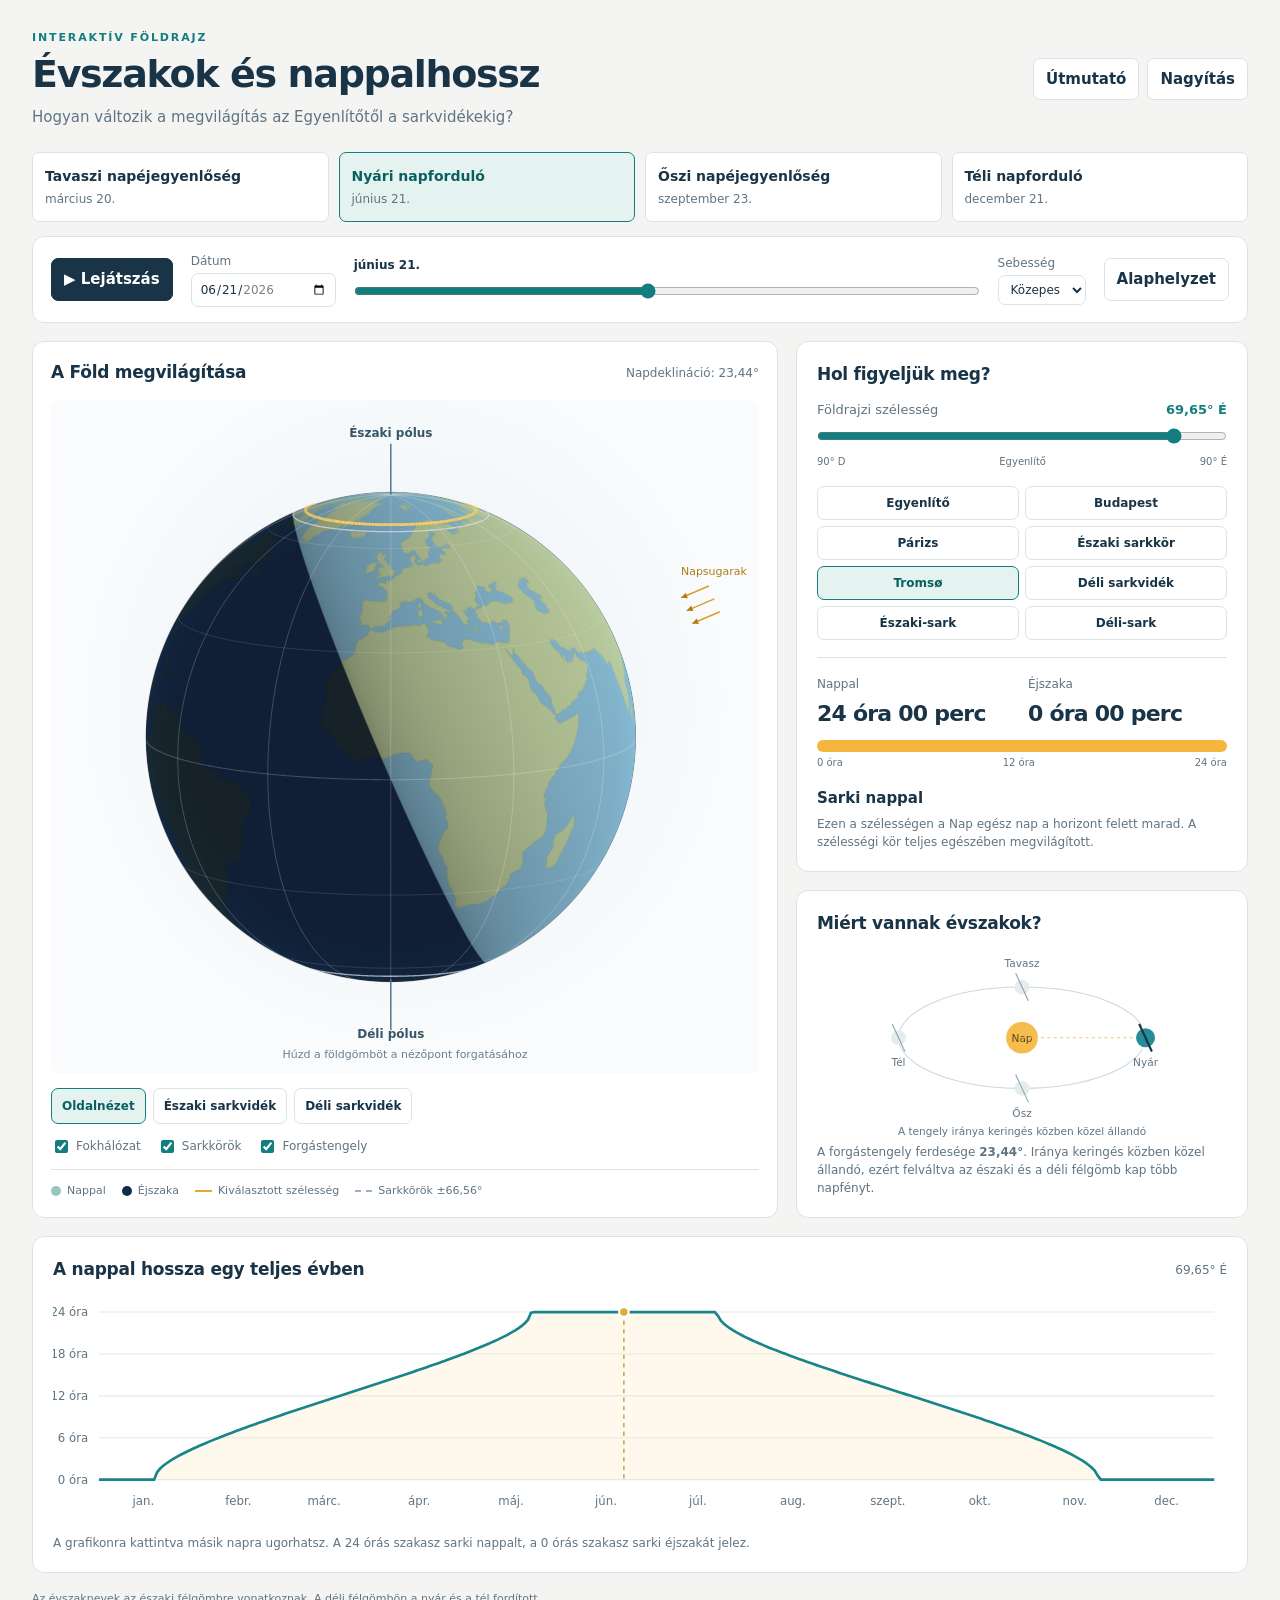
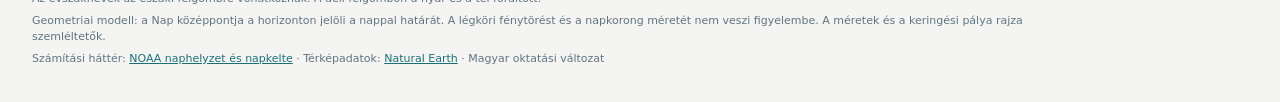
<file: index.html>
<!doctype html>
<html lang="hu">
<head>
<meta charset="utf-8"><meta name="viewport" content="width=device-width,initial-scale=1">
<meta name="description" content="Évszakok és nappalhossz a Földön. Forgatható földgömb, helyes megvilágítás, sarki nappal és sarki éjszaka.">
<link rel="icon" href="data:,"><title>Évszakok és nappalhossz</title><link rel="stylesheet" href="style.css">
</head>
<body>
<main>
 <header><div><p class="eyebrow">INTERAKTÍV FÖLDRAJZ</p><h1>Évszakok és nappalhossz</h1><p class="intro">Hogyan változik a megvilágítás az Egyenlítőtől a sarkvidékekig?</p></div><div class="header-actions"><button id="helpButton">Útmutató</button><button id="fullscreen">Nagyítás</button></div></header>
 <nav class="seasons" aria-label="Az északi félgömb évszakai"></nav>
 <section class="timeline panel" aria-label="Idő beállítása">
  <button id="play" class="primary" aria-pressed="false">▶ Lejátszás</button>
  <label class="date-control">Dátum <input type="date" id="date" min="2026-01-01" max="2026-12-31"></label>
  <label class="day-control"><span id="dateText"></span><input type="range" id="day" min="0" max="364.999" step="0.001" aria-label="Nap az évben"></label>
  <label>Sebesség <select id="speed"><option value="3">Lassú</option><option value="12" selected>Közepes</option><option value="35">Gyors</option></select></label><button id="reset">Alaphelyzet</button>
 </section>
 <div class="workspace">
  <section class="panel globe-panel">
   <div class="panel-heading"><h2>A Föld megvilágítása</h2><span id="declination"></span></div>
   <div class="globe-stage" id="stage"><canvas id="earth" aria-label="Forgatható földgömb a nappali és éjszakai félgömbbel"></canvas><canvas id="overlay" aria-hidden="true"></canvas><div class="drag-hint">Húzd a földgömböt a nézőpont forgatásához</div><div id="renderError" hidden></div></div>
   <div class="view-controls"><button data-view="side" class="selected">Oldalnézet</button><button data-view="north">Északi sarkvidék</button><button data-view="south">Déli sarkvidék</button></div>
   <div class="display-options"><label><input id="grid" type="checkbox" checked> Fokhálózat</label><label><input id="polar" type="checkbox" checked> Sarkkörök</label><label><input id="axis" type="checkbox" checked> Forgástengely</label></div>
   <div class="legend"><span><i class="dot sunlit"></i>Nappal</span><span><i class="dot night"></i>Éjszaka</span><span><i class="line latitude-line"></i>Kiválasztott szélesség</span><span><i class="line polar-line"></i>Sarkkörök ±66,56°</span></div>
  </section>
  <aside>
   <section class="panel latitude-panel"><h2>Hol figyeljük meg?</h2><label for="latitude">Földrajzi szélesség <output id="latitudeText"></output></label><input type="range" id="latitude" min="-90" max="90" step="0.01" value="69.65"><div class="range-labels"><span>90° D</span><span>Egyenlítő</span><span>90° É</span></div>
    <div class="presets"><button data-lat="0">Egyenlítő</button><button data-lat="47.5">Budapest</button><button data-lat="48.86">Párizs</button><button data-lat="66.56">Északi sarkkör</button><button data-lat="69.65" class="selected">Tromsø</button><button data-lat="-69.65">Déli sarkvidék</button><button data-lat="90">Északi-sark</button><button data-lat="-90">Déli-sark</button></div>
    <div class="duration"><div><span>Nappal</span><strong id="dayHours"></strong></div><div><span>Éjszaka</span><strong id="nightHours"></strong></div></div>
    <div class="daybar" role="img" aria-label="A nappal és az éjszaka aránya"><div id="dayFill"></div></div><div class="range-labels"><span>0 óra</span><span>12 óra</span><span>24 óra</span></div>
    <p id="polarStatus" class="polar-status" role="status"></p><p id="explanation" class="explanation"></p>
   </section>
   <section class="panel orbit-panel"><h2>Miért vannak évszakok?</h2><svg id="orbit" viewBox="0 0 360 180" role="img" aria-label="A Föld pályahelyzete és közel állandó irányú forgástengelye"></svg><p>A forgástengely ferdesége <strong>23,44°</strong>. Iránya keringés közben közel állandó, ezért felváltva az északi és a déli félgömb kap több napfényt.</p></section>
  </aside>
 </div>
 <section class="panel chart-panel"><div class="panel-heading"><h2>A nappal hossza egy teljes évben</h2><span id="chartLatitude"></span></div><svg id="chart" viewBox="0 0 1100 220" role="img" aria-label="A nappal hosszának éves változása a kiválasztott földrajzi szélességen"></svg><p>A grafikonra kattintva másik napra ugorhatsz. A 24 órás szakasz sarki nappalt, a 0 órás szakasz sarki éjszakát jelez.</p></section>
 <footer><p>Az évszaknevek az északi félgömbre vonatkoznak. A déli félgömbön a nyár és a tél fordított.</p><p>Geometriai modell: a Nap középpontja a horizonton jelöli a nappal határát. A légköri fénytörést és a napkorong méretét nem veszi figyelembe. A méretek és a keringési pálya rajza szemléltetők.</p><p>Számítási háttér: <a href="https://gml.noaa.gov/grad/solcalc/calcdetails.html" target="_blank" rel="noopener">NOAA naphelyzet és napkelte</a> · Térképadatok: <a href="https://www.naturalearthdata.com/" target="_blank" rel="noopener">Natural Earth</a> · Magyar oktatási változat</p></footer>
</main>
<dialog id="help"><button id="closeHelp">Bezárás</button><h2>Évszakok és a sarkvidékek</h2><p>Válassz évszakot és földrajzi szélességet! A földgömb világos és sötét része ugyanabból a napirányból számolódik, mint a nappalhossz.</p><p>Az arany kör a kiválasztott szélességi kör. Nyáron a sarkkörön túl a kör teljes egészében a nappali félgömbre kerülhet: ilyenkor 24 órás a nappal. Télen ugyanott sarki éjszaka alakulhat ki. A déli félgömbön az évszakok fordítottak.</p><p>Az Északi sarkvidék és Déli sarkvidék gombokkal felülről is megvizsgálhatod a pólus környékét. A nézet húzással forgatható, a görgővel vagy két ujjal nagyítható. A nézőpont módosítása nem változtatja meg a megvilágítást.</p><p>A lejátszás az évet és a földgömb forgását is szemlélteti. A sebesség és a két mozgás aránya a bemutatást szolgálja. A nappalhossz nem a képernyőn látható világos területből, hanem a teljes szélességi kör horizontviszonyaiból adódik.</p><p>A modell a 2026-os év naphelyzeteit közelíti, rögzített 23,44° tengelyferdeséggel. Pontosan az egyenlítői napéjegyenlőségnél a pólusokon a Nap a horizonton jár; ezt külön állapotként jelzi.</p></dialog>
<script type="module" src="app.mjs?v=map-orientation-2"></script>
</body></html>
</file>
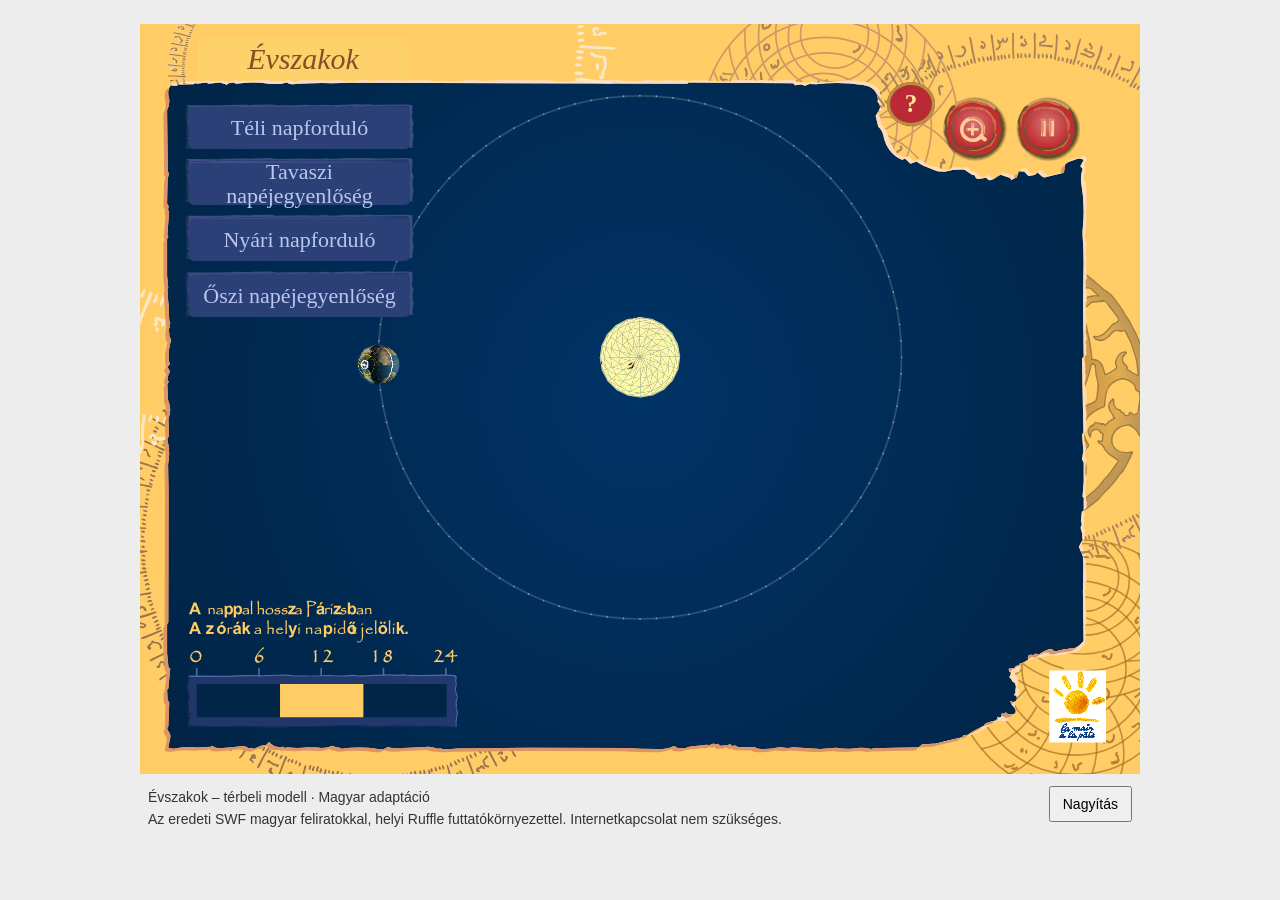
<file: legacy.html>
<!doctype html>
<html lang="hu">
<meta charset="utf-8"><link rel="icon" href="data:,">
<meta name="viewport" content="width=device-width,initial-scale=1">
<title>Évszakok – térbeli modell – magyar változat</title>
<style>
html,body{margin:0;min-height:100%;background:#ededed;color:#333;font:14px Arial,sans-serif}main{width:min(100%,1000px);margin:24px auto}#simulator{width:100%;aspect-ratio:600.0/450.0;background:white}ruffle-player{width:100%;height:100%;display:block}footer{line-height:1.6;padding:12px 8px}a{color:#2255a0}#error{padding:20px;background:#fff3cd}button{font:inherit;cursor:pointer;float:right;padding:5px 12px}body.full main{width:100%;margin:0}body.full #simulator{height:calc(100vh - 60px);aspect-ratio:auto}
</style>
<main><div id="error" hidden></div><div id="simulator"></div>
<footer><button id="large">Nagyítás</button>Évszakok – térbeli modell · Magyar adaptáció<br>Az eredeti SWF magyar feliratokkal, helyi Ruffle futtatókörnyezettel. Internetkapcsolat nem szükséges.</footer></main>
<script>
window.RufflePlayer={config:{autoplay:"on",unmuteOverlay:"hidden",backgroundColor:"#ffcc66",letterbox:"on",contextMenu:"off",allowScriptAccess:false,showSwfDownload:false,preferredRenderer:"canvas"}};
document.getElementById('large').onclick=()=>{document.body.classList.toggle('full')};
window.addEventListener('DOMContentLoaded',async()=>{
const error=document.getElementById('error');
if(location.protocol==='file:'){error.hidden=false;error.textContent='A szimulátort az inditas.cmd fájllal indítsd el. A böngésző a helyi fájlok közvetlen megnyitását korlátozza.';return;}
try{const player=window.RufflePlayer.newest().createPlayer();document.getElementById('simulator').appendChild(player);await player.ruffle().load({url:'magyar.swf'});window.simulatorReady=true;}catch(e){error.hidden=false;error.textContent='Nem sikerült betölteni a szimulátort: '+e.message;}
});
</script><script src="ruffle/ruffle.js"></script>
<style>
#simulator{position:relative}.hu-label{position:absolute;pointer-events:none;box-sizing:border-box;display:flex;align-items:center;justify-content:center;color:#bac6ee;background:#2b4077;font:clamp(10px,2vw,22px) Georgia,serif;line-height:1.1;text-align:center;padding:2px;left:4.9%;width:22.1%;height:5.6%;border-radius:5px}.hu-title{left:5.8%;top:1.7%;height:5.8%;width:21%;background:#ffd16a;color:#805127;font-style:italic;font-size:clamp(16px,3vw,30px)}.hu-help-button{position:absolute;left:74.7%;top:7.7%;width:4.8%;height:5.9%;border:0;border-radius:50%;background:#b92a35;color:#ffe09b;font:bold clamp(14px,2.4vw,25px) Georgia;cursor:pointer;box-shadow:inset 0 0 0 3px #b89041}.hu-help{position:absolute;z-index:3;inset:8% 8% 10%;padding:4%;background:#ffdc8c;color:#173454;border:3px solid #b38135;border-radius:12px;box-shadow:0 8px 30px #0007;overflow:auto;font:clamp(12px,1.8vw,19px)/1.5 Arial,sans-serif}.hu-help[hidden]{display:none}.hu-help h2{margin-top:0;font-size:1.4em}.hu-help button{float:right}
</style>
<script>
window.addEventListener('DOMContentLoaded',()=>{
const box=document.getElementById('simulator');
for(const [label,top,cls] of [['Évszakok',1.7,'hu-title'],['Téli napforduló',11.1,''],['Tavaszi napéjegyenlőség',18.5,''],['Nyári napforduló',26.0,''],['Őszi napéjegyenlőség',33.5,'']]){const e=document.createElement('div');e.className='hu-label '+cls;e.style.top=top+'%';e.textContent=label;box.appendChild(e)}
const help=document.createElement('section');help.className='hu-help';help.hidden=true;help.setAttribute('aria-label','Magyar útmutató');help.innerHTML='<button type="button">Bezárás</button><h2>Évszakok – útmutató</h2><p>A Nap, a Föld és a Hold térbeli modelljét látod. A Föld forgástengelyének iránya a Nap körüli keringés közben közel állandó marad. Emiatt változik a félgömbök megvilágítása és a nappal hossza.</p><p>A bal felső négy gombbal a két napfordulóhoz és a két napéjegyenlőséghez ugorhatsz. A jobb felső lejátszás/szünet gombbal megállíthatod és folytathatod az idő múlását. A nagyítóval válthatsz a teljes pálya és a Föld közeli nézete között.</p><p>A közeli nézetben húzással változtathatod a nézőpontot. Bal alul a párizsi nappalhossz látható, 0–24 órás skálán. Az időadatok helyi napidőre vonatkoznak.</p><p>Figyeld meg, melyik félgömb fordul jobban a Nap felé! Hasonlítsd össze a nyári és téli nappalhosszt, majd a napéjegyenlőségeket. A méretek, távolságok és időarányok szemléltető jellegűek.</p>';help.querySelector('button').onclick=()=>help.hidden=true;box.appendChild(help);
const button=document.createElement('button');button.className='hu-help-button';button.textContent='?';button.setAttribute('aria-label','Magyar útmutató');button.onclick=()=>help.hidden=false;box.appendChild(button);
});
</script>

</html>
</file>
<file: style.css>
:root{color-scheme:light;--ink:#193347;--muted:#607482;--paper:#f4f5f2;--edge:#dce3e4;--gold:#f4b63d;--teal:#137e80}*{box-sizing:border-box}body{margin:0;background:var(--paper);color:var(--ink);font:15px/1.5 system-ui,-apple-system,"Segoe UI",sans-serif}main{max-width:1420px;margin:auto;padding:30px 32px}header{display:flex;justify-content:space-between;gap:20px;align-items:center;margin-bottom:24px}.eyebrow{font-size:11px;letter-spacing:.17em;color:var(--teal);font-weight:750;margin:0 0 5px}h1{font-size:clamp(26px,3vw,38px);line-height:1.16;letter-spacing:-.035em;margin:0}h2{font-size:17px;letter-spacing:-.015em;margin:0 0 12px}.intro{margin:10px 0 0;color:var(--muted)}.header-actions{display:flex;gap:8px}button,select,input{font:inherit}button,select,input[type=date]{border:1px solid var(--edge);border-radius:7px;padding:9px 12px;background:#fff;color:var(--ink)}button{cursor:pointer;font-weight:600;transition:background .15s,border .15s}button:hover{background:#edf4f2;border-color:#8aaeb0}button:focus-visible,input:focus-visible,select:focus-visible{outline:3px solid #138e9d;outline-offset:3px}.selected,button[aria-pressed=true]{background:#e4f3ef;border-color:var(--teal);color:#0a6061}.primary{background:var(--ink);color:#fff;border-color:var(--ink)}.primary:hover{background:#294e66}.primary[aria-pressed=true]{background:#137e80;color:#fff}.panel{border:1px solid var(--edge);border-radius:12px;background:#fff;padding:20px}.seasons{display:grid;grid-template-columns:repeat(4,1fr);gap:10px;margin-bottom:14px}.seasons button{padding:13px 12px;text-align:left;font-size:14px}.seasons small{display:block;font-weight:400;color:var(--muted);font-size:12px;margin-top:3px}.timeline{display:flex;align-items:center;gap:18px;padding:15px 18px;margin-bottom:18px}.timeline label{font-size:12px;color:var(--muted)}.timeline input[type=date]{display:block;padding:6px 8px;min-width:145px;margin-top:3px}.timeline select{display:block;padding:6px 8px;margin-top:3px}.day-control{flex:1;min-width:160px}.day-control span{font-weight:650;color:var(--ink)}input[type=range]{accent-color:var(--teal);width:100%;cursor:pointer;margin:9px 0 0}.workspace{display:grid;grid-template-columns:minmax(0,1.65fr) minmax(330px,1fr);gap:18px}.globe-panel{padding:18px;display:flex;flex-direction:column}.panel-heading{display:flex;justify-content:space-between;align-items:center;gap:12px}.panel-heading h2{margin:0}.panel-heading>span{font-size:12px;color:var(--muted)}.globe-stage{position:relative;aspect-ratio:1.14;min-height:360px;flex:1;background:radial-gradient(ellipse at 50% 45%,#e8f1f5 0,#f9fbfc 65%);border-radius:9px;overflow:hidden;margin:14px 0;touch-action:none;cursor:grab}.globe-stage:active{cursor:grabbing}.globe-stage canvas{position:absolute;width:100%;height:100%;inset:0}#overlay{pointer-events:none}.drag-hint{position:absolute;bottom:10px;left:0;right:0;text-align:center;color:#68808f;font-size:11px;pointer-events:none}#renderError{position:absolute;inset:20%;background:white;padding:20px;z-index:5}.view-controls{display:flex;gap:7px;flex-wrap:wrap}.view-controls button{font-size:12px;padding:8px 10px}.display-options{display:flex;gap:16px;flex-wrap:wrap;font-size:12px;margin-top:13px;color:var(--muted)}.display-options label{display:flex;align-items:center;gap:5px}.display-options input{accent-color:var(--teal)}.legend{display:flex;gap:10px 16px;flex-wrap:wrap;border-top:1px solid var(--edge);padding-top:13px;margin-top:13px;font-size:11px;color:var(--muted)}.legend span{display:flex;align-items:center;gap:6px}.dot{height:10px;width:10px;border-radius:50%;display:inline-block}.sunlit{background:#9ac4be}.night{background:#122b4b}.line{display:inline-block;width:17px;height:0;border-top:2px solid}.latitude-line{border-color:#e7a928}.polar-line{border-color:#9caec3;border-top-style:dashed}aside{display:flex;flex-direction:column;gap:18px}.latitude-panel label{display:flex;justify-content:space-between;font-size:13px;color:var(--muted)}#latitudeText{font-weight:750;color:var(--teal)}.range-labels{display:flex;justify-content:space-between;font-size:10px;color:var(--muted);margin-top:3px}.presets{display:grid;grid-template-columns:repeat(2,1fr);gap:6px;margin:17px 0}.presets button{font-size:12px;padding:7px 8px}.duration{display:grid;grid-template-columns:1fr 1fr;gap:12px;padding-top:14px;border-top:1px solid var(--edge)}.duration span{font-size:12px;color:var(--muted)}.duration strong{display:block;font-size:clamp(16px,1.8vw,22px);font-weight:700;letter-spacing:-.035em;margin:3px 0 10px}.daybar{height:12px;background:#193347;border-radius:7px;overflow:hidden}.daybar>div{height:100%;background:var(--gold);width:100%}.polar-status{font-weight:750;font-size:15px;margin:17px 0 3px}.explanation,.orbit-panel p,.chart-panel p{font-size:12px;color:var(--muted);margin:5px 0 0}.orbit-panel{flex:1}#orbit{width:100%;max-height:190px;display:block}.chart-panel{margin-top:18px}#chart{width:100%;display:block;margin-top:12px;touch-action:none;cursor:crosshair}footer{font-size:11px;color:var(--muted);max-width:1000px;margin-top:18px}footer p{margin:5px 0}a{color:#1b7078}dialog{border:1px solid var(--edge);border-radius:14px;max-width:650px;width:calc(100% - 32px);padding:28px;color:var(--ink);box-shadow:0 15px 60px #10243533}dialog::backdrop{background:#132b4455}dialog button{float:right;margin-left:15px}dialog p{font-size:14px}body.expanded main{max-width:none}body.expanded .globe-stage{min-height:65vh}@media(max-width:900px){main{padding:22px 16px}.workspace{grid-template-columns:1fr}aside{display:grid;grid-template-columns:1.2fr 1fr}.timeline{flex-wrap:wrap;gap:12px}.day-control{order:5;flex-basis:100%}.globe-stage{max-height:620px;min-height:0;flex:auto}.seasons button{font-size:12px;padding:10px 8px}}@media(max-width:570px){header{align-items:flex-start;flex-direction:column;margin-bottom:18px}.header-actions button{font-size:12px;padding:7px 10px}.seasons{grid-template-columns:repeat(2,1fr);gap:7px}aside{display:flex}.panel{padding:15px}.timeline label{font-size:11px}.timeline #reset{font-size:11px;padding:7px}.timeline select{max-width:110px}.timeline{gap:10px}.panel-heading{flex-wrap:wrap}.globe-stage{aspect-ratio:1;min-height:310px}.view-controls button{font-size:11px}.legend{gap:8px}.duration strong{font-size:22px}h1{font-size:29px}#chart{min-height:160px}footer{font-size:10px}}
</file>
